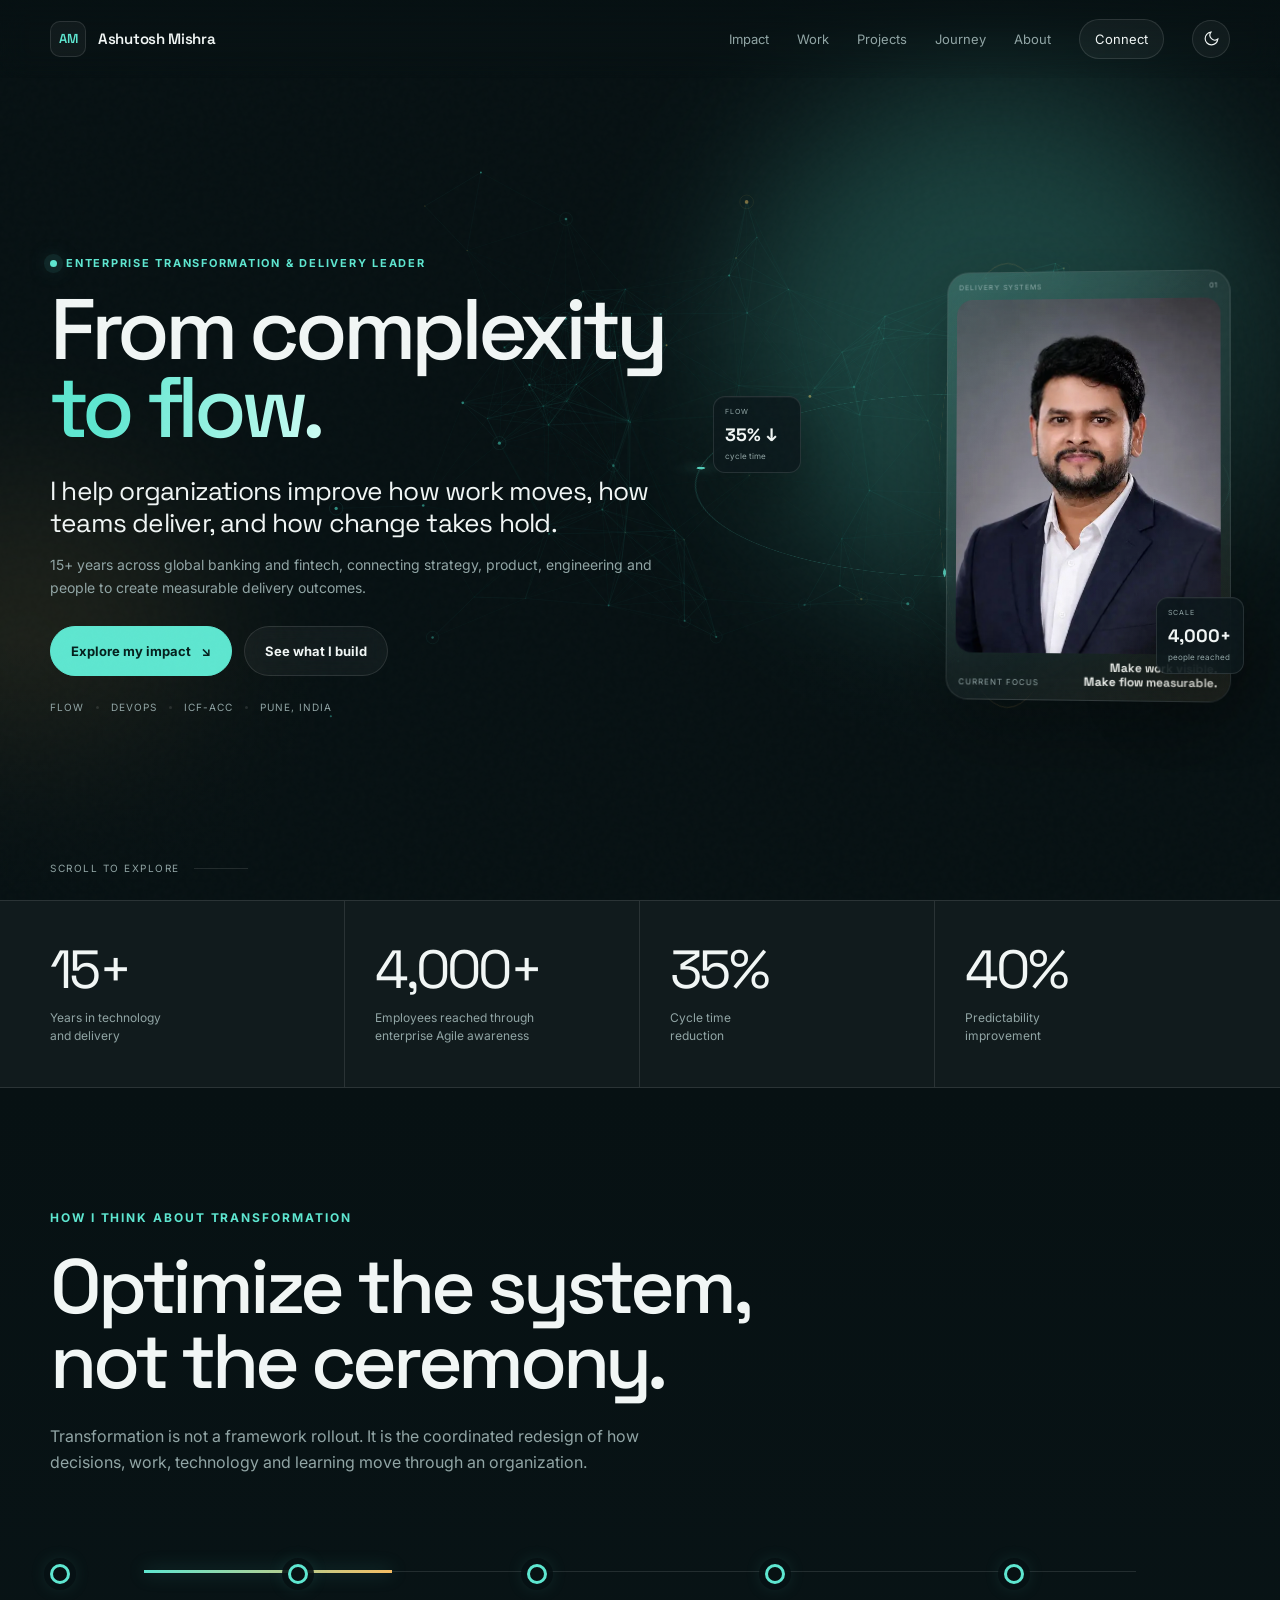
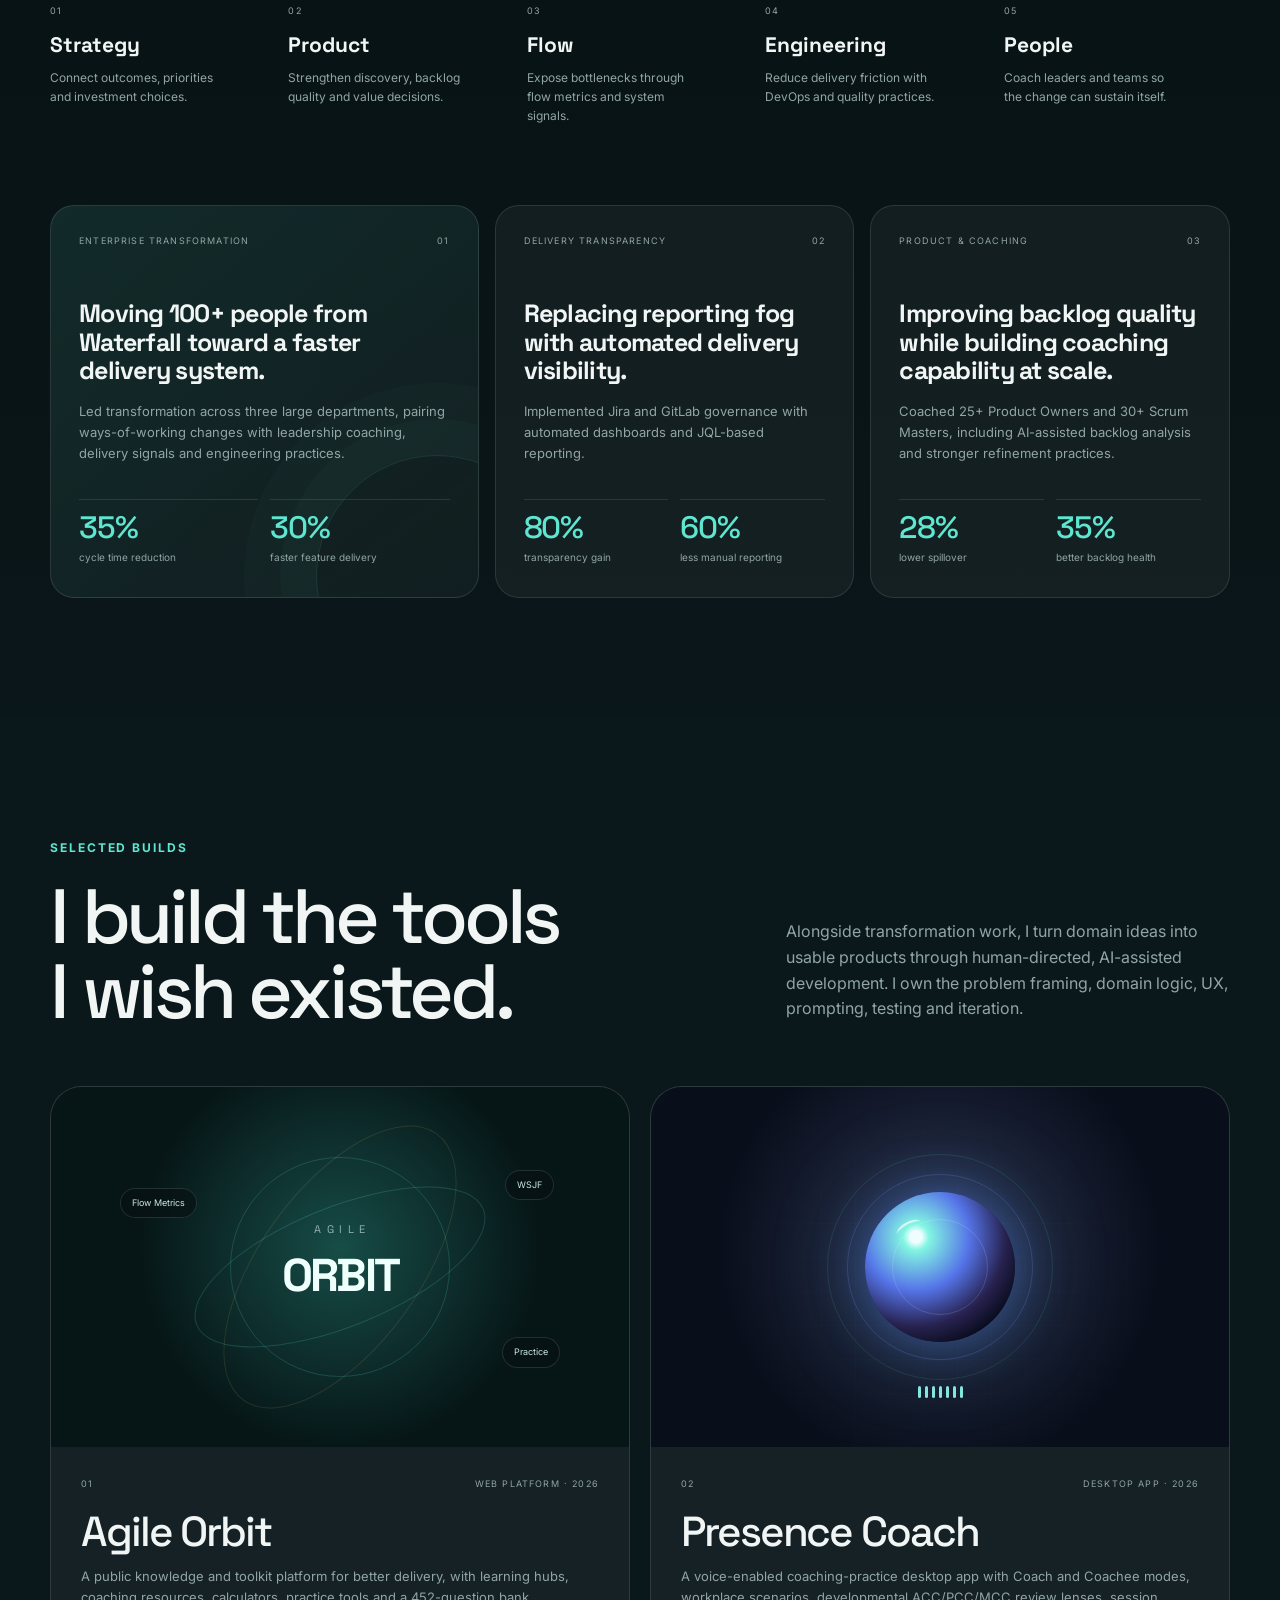
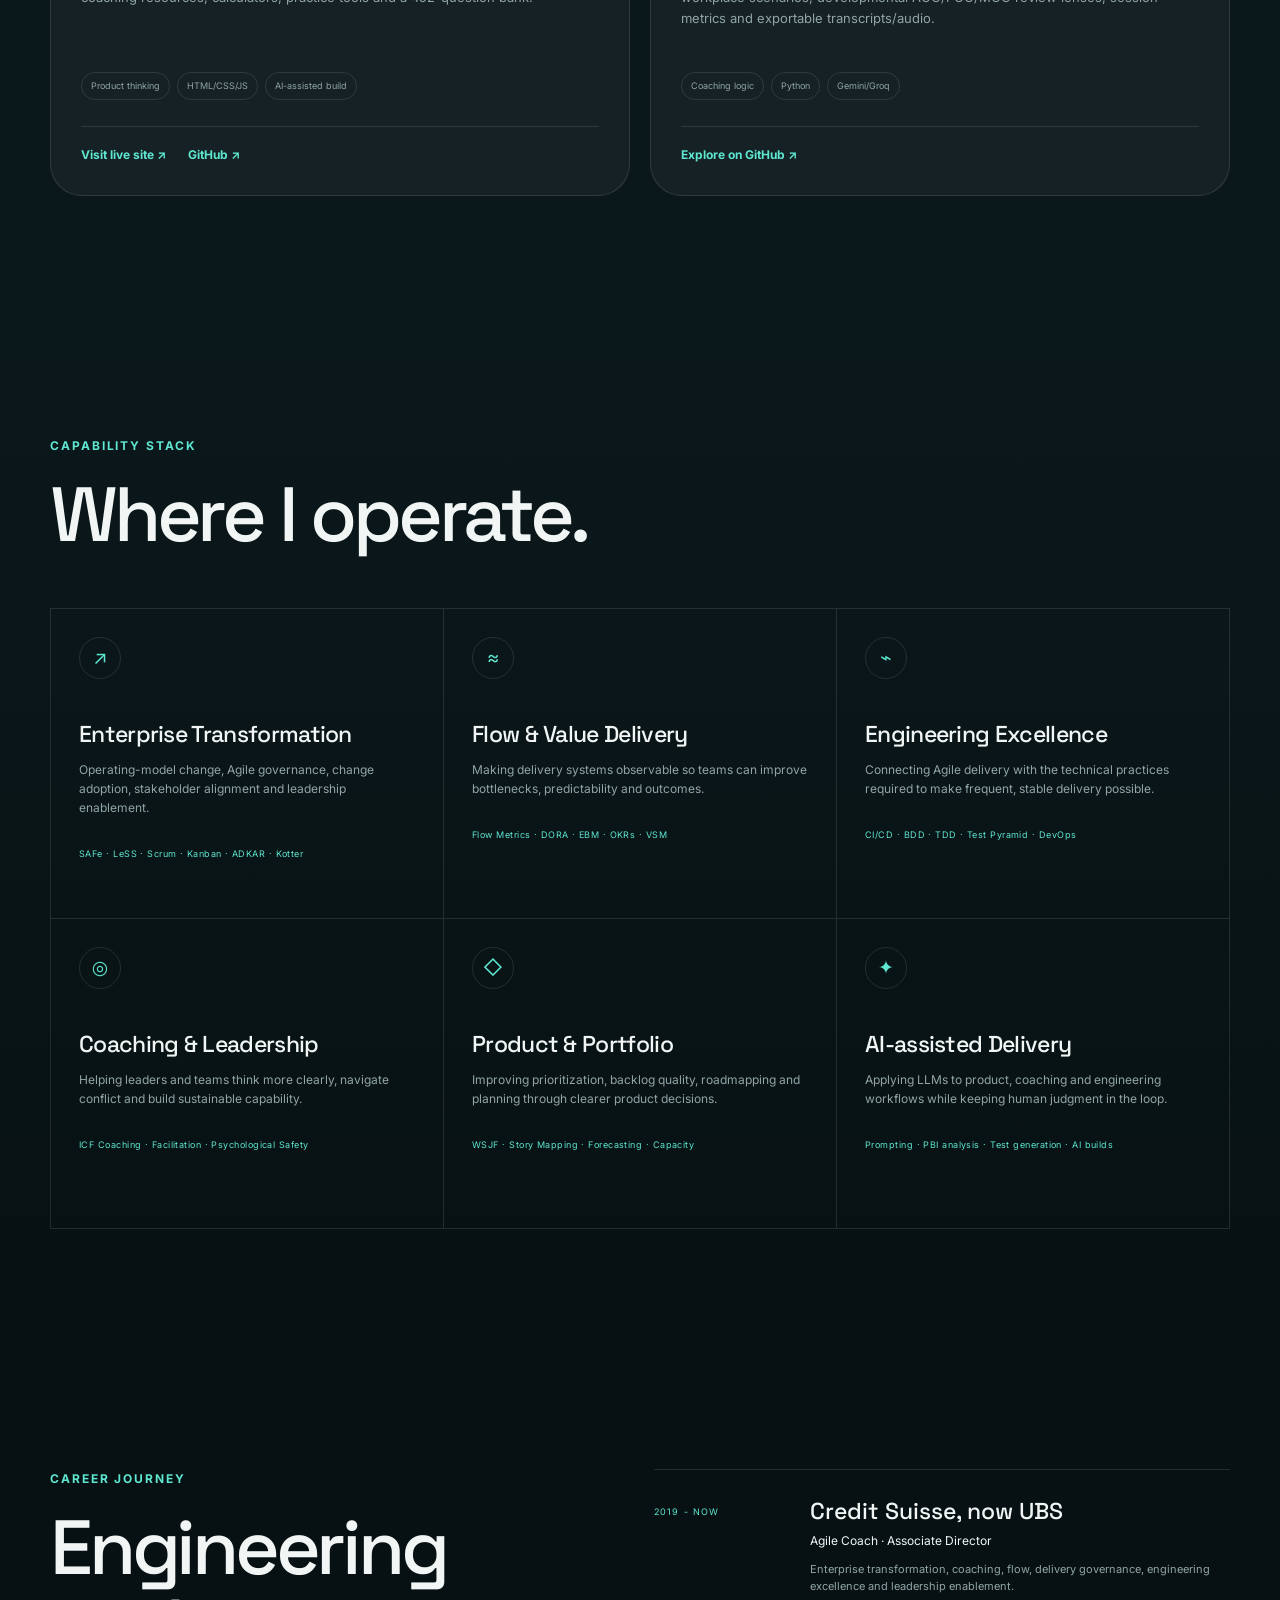
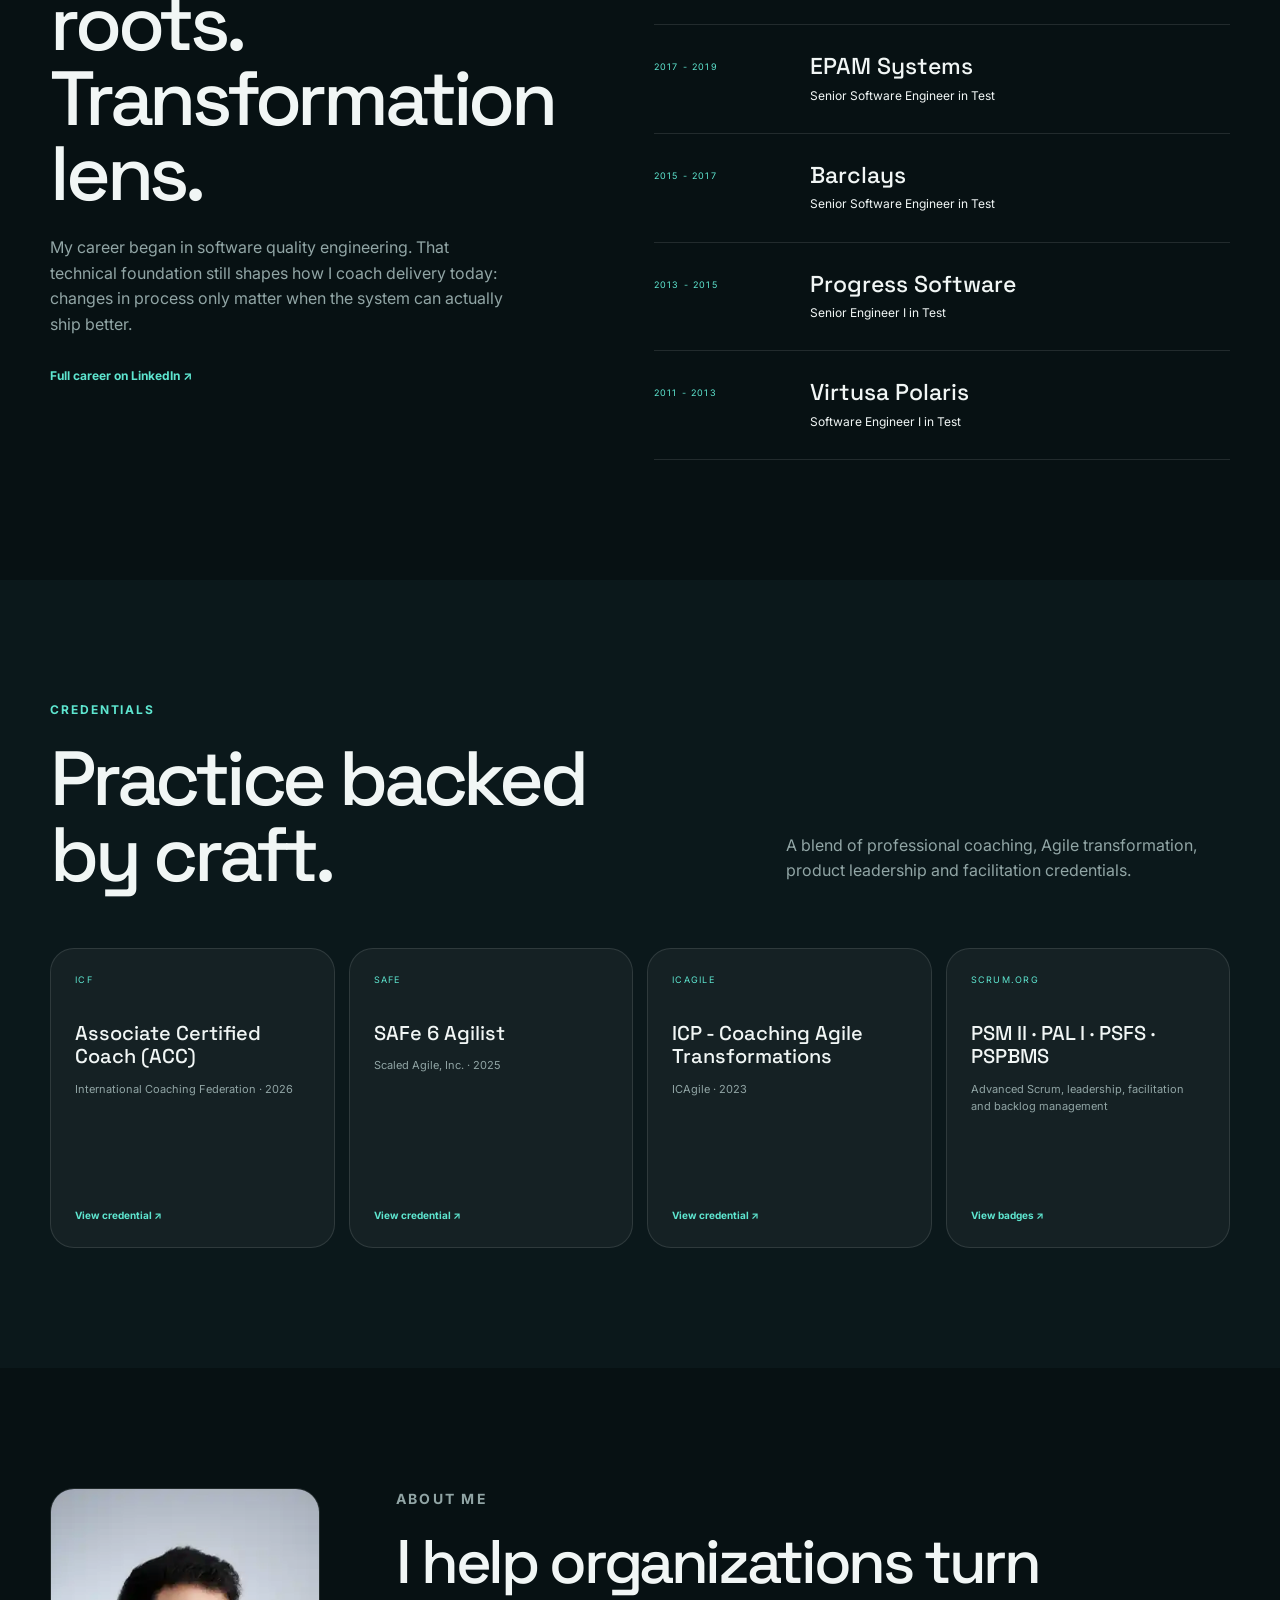
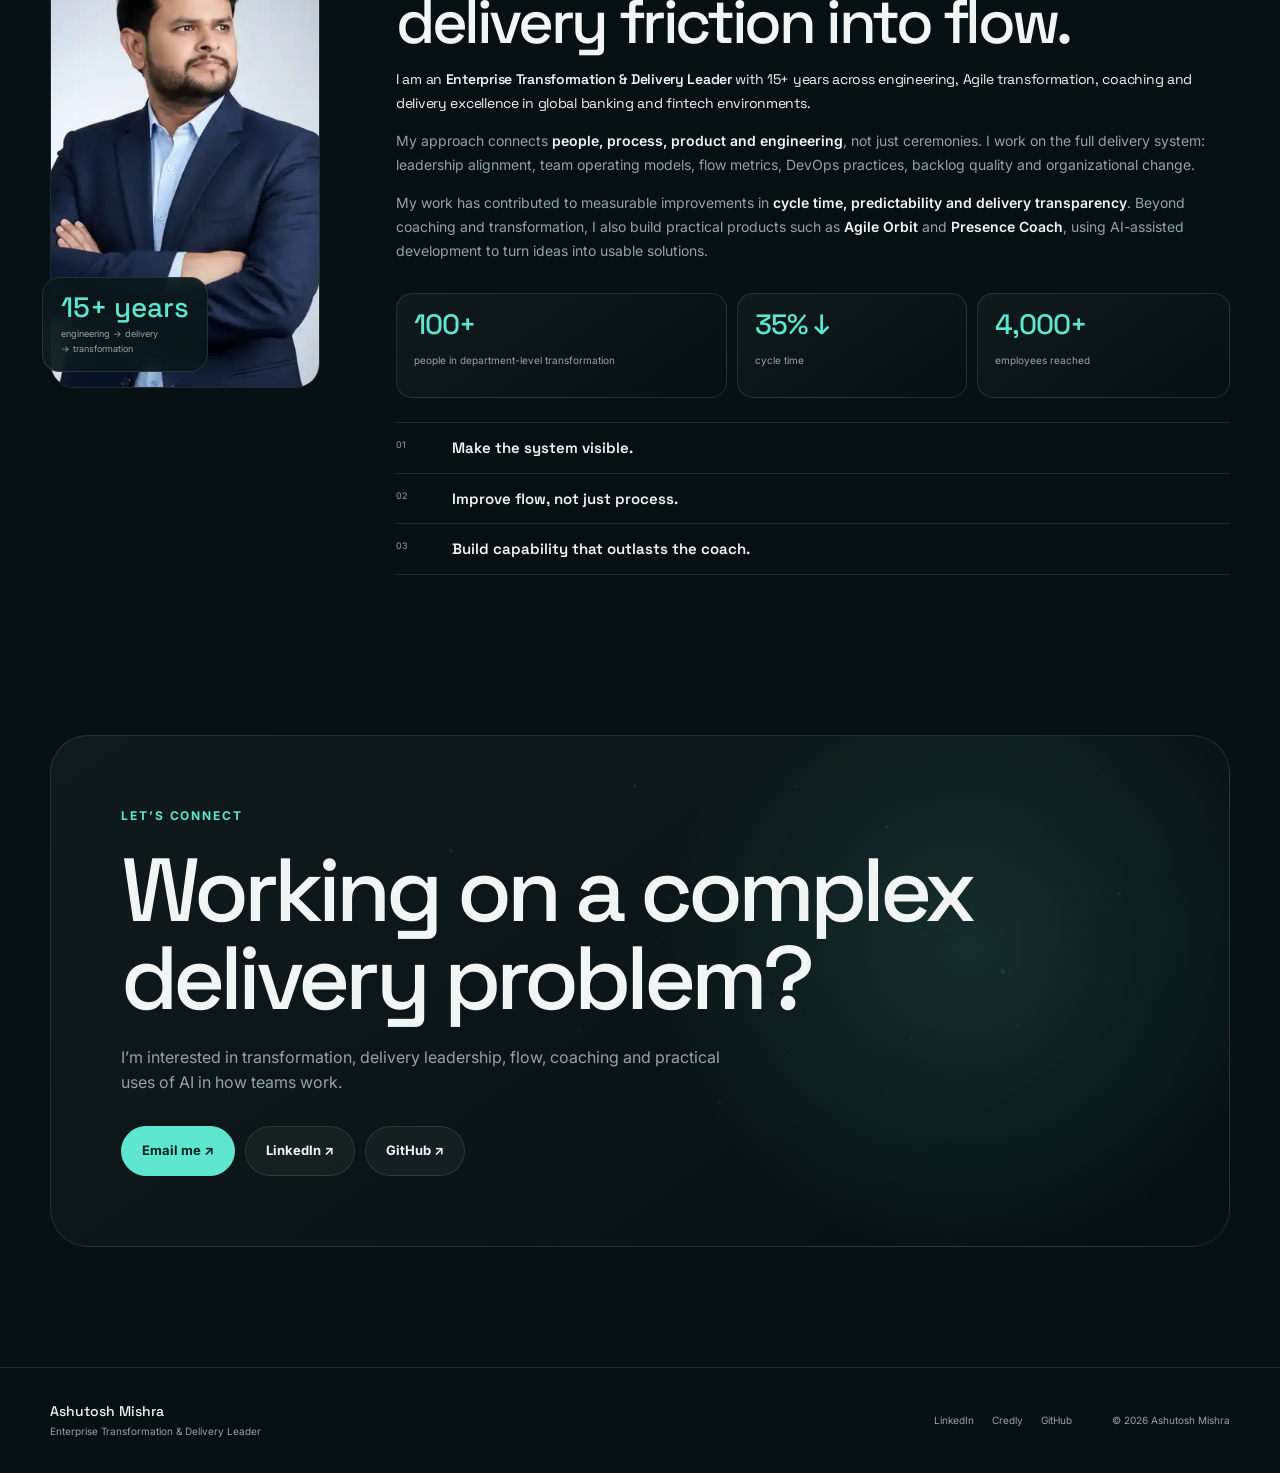
<file: index.html>
<!doctype html>
<html lang="en" data-theme="dark">
<head>
  <meta charset="utf-8" />
  <meta name="viewport" content="width=device-width, initial-scale=1" />
  <title>Ashutosh Mishra | Enterprise Transformation & Delivery Leader</title>
  <meta name="description" content="Portfolio of Ashutosh Mishra, an enterprise transformation and delivery leader with 15+ years across global banking and fintech, specializing in flow, DevOps, product and Agile coaching, and organizational change." />
  <meta name="theme-color" content="#081214" />
  <meta property="og:title" content="Ashutosh Mishra | Enterprise Transformation & Delivery Leader" />
  <meta property="og:description" content="Turning complex delivery systems into environments where work flows, teams learn, and outcomes improve." />
  <meta property="og:type" content="website" />
  <meta property="og:url" content="https://agilecoach-ashutosh.github.io/ashutosh-mishra-portfolio/" />
  <meta property="og:image" content="https://agilecoach-ashutosh.github.io/ashutosh-mishra-portfolio/assets/profile-main.webp" />
  <meta name="twitter:card" content="summary_large_image" />
  <link rel="preconnect" href="https://fonts.googleapis.com" />
  <link rel="preconnect" href="https://fonts.gstatic.com" crossorigin />
  <link href="https://fonts.googleapis.com/css2?family=Inter:wght@400;500;600;700&family=Space+Grotesk:wght@400;500;600;700&display=swap" rel="stylesheet" />
  <link rel="icon" href="assets/favicon.svg" type="image/svg+xml" />
  <link rel="stylesheet" href="styles.css" />
</head>
<body>
  <a class="skip-link" href="#main">Skip to content</a>
  <div class="noise" aria-hidden="true"></div>
  <header class="site-header" id="top">
    <nav class="nav shell" aria-label="Primary navigation">
      <a class="brand" href="#top" aria-label="Ashutosh Mishra home">
        <span class="brand-mark">AM</span>
        <span class="brand-name">Ashutosh Mishra</span>
      </a>
      <button class="nav-toggle" aria-expanded="false" aria-controls="nav-links" aria-label="Open navigation">
        <span></span><span></span>
      </button>
      <div class="nav-links" id="nav-links">
        <a href="#impact">Impact</a>
        <a href="#work">Work</a>
        <a href="#projects">Projects</a>
        <a href="#journey">Journey</a>
        <a href="#about">About</a>
        <a class="nav-cta" href="#connect">Connect</a>
        <button class="theme-toggle" type="button" aria-label="Switch theme" title="Switch theme">
          <svg class="sun" viewBox="0 0 24 24" aria-hidden="true"><circle cx="12" cy="12" r="4"></circle><path d="M12 2v2M12 20v2M4.93 4.93l1.41 1.41M17.66 17.66l1.41 1.41M2 12h2M20 12h2M4.93 19.07l1.41-1.41M17.66 6.34l1.41-1.41"></path></svg>
          <svg class="moon" viewBox="0 0 24 24" aria-hidden="true"><path d="M21 12.79A9 9 0 1 1 11.21 3 7 7 0 0 0 21 12.79Z"></path></svg>
        </button>
      </div>
    </nav>
  </header>

  <main id="main">
    <section class="hero section-pad">
      <canvas id="flow-canvas" aria-hidden="true"></canvas>
      <div class="hero-glow hero-glow-one" aria-hidden="true"></div>
      <div class="hero-glow hero-glow-two" aria-hidden="true"></div>
      <div class="shell hero-grid">
        <div class="hero-copy reveal">
          <p class="eyebrow"><span class="status-dot"></span> Enterprise Transformation · Flow · DevOps · Coaching</p>
          <h1>From complexity<br /><span class="gradient-text">to flow.</span></h1>
          <p class="hero-lede">I help organizations improve how work moves, how teams deliver, and how change takes hold.</p>
          <p class="hero-support">15+ years across global banking and fintech, connecting strategy, product, engineering and people to create measurable delivery outcomes.</p>
          <div class="hero-actions">
            <a class="button button-primary" href="#impact">Explore my impact <span aria-hidden="true">↘</span></a>
            <a class="button button-ghost" href="#projects">See what I build</a>
          </div>
          <div class="hero-meta" aria-label="Professional highlights">
            <span>ICF-ACC</span><i></i><span>SAFe 6</span><i></i><span>Pune, India</span>
          </div>
        </div>

        <div class="hero-visual reveal reveal-delay-1" aria-label="Portrait of Ashutosh Mishra">
          <div class="orbit orbit-a" aria-hidden="true"></div>
          <div class="orbit orbit-b" aria-hidden="true"></div>
          <div class="portrait-frame">
            <div class="portrait-topline"><span>DELIVERY SYSTEMS</span><span>01</span></div>
            <img src="assets/profile-main.webp" alt="Ashutosh Mishra in a navy suit" width="1000" height="832" fetchpriority="high" />
            <div class="portrait-caption">
              <span class="mini-label">Current focus</span>
              <strong>Make work visible.<br />Make flow measurable.</strong>
            </div>
          </div>
          <div class="floating-tag tag-one"><span>FLOW</span><strong>35% ↓</strong><small>cycle time</small></div>
          <div class="floating-tag tag-two"><span>SCALE</span><strong>4,000+</strong><small>people reached</small></div>
        </div>
      </div>
      <div class="scroll-cue shell" aria-hidden="true"><span>Scroll to explore</span><div class="scroll-line"></div></div>
    </section>

    <section class="metric-strip" id="impact" aria-label="Impact metrics">
      <div class="shell metrics-grid">
        <article class="metric reveal"><span class="metric-value" data-count="15">15+</span><p>Years in technology<br />and delivery</p></article>
        <article class="metric reveal reveal-delay-1"><span class="metric-value" data-count="4000">4,000+</span><p>Employees reached through<br />enterprise Agile awareness</p></article>
        <article class="metric reveal reveal-delay-2"><span class="metric-value" data-count="35">35%</span><p>Cycle time<br />reduction</p></article>
        <article class="metric reveal reveal-delay-3"><span class="metric-value" data-count="40">40%</span><p>Predictability<br />improvement</p></article>
      </div>
    </section>

    <section class="section-pad systems" id="work">
      <div class="shell">
        <div class="section-heading reveal">
          <p class="eyebrow">How I think about transformation</p>
          <h2>Optimize the system,<br />not the ceremony.</h2>
          <p>Transformation is not a framework rollout. It is the coordinated redesign of how decisions, work, technology and learning move through an organization.</p>
        </div>

        <div class="system-map reveal">
          <div class="system-line" aria-hidden="true"><span></span></div>
          <article class="system-node"><span class="node-index">01</span><h3>Strategy</h3><p>Connect outcomes, priorities and investment choices.</p></article>
          <article class="system-node"><span class="node-index">02</span><h3>Product</h3><p>Strengthen discovery, backlog quality and value decisions.</p></article>
          <article class="system-node"><span class="node-index">03</span><h3>Flow</h3><p>Expose bottlenecks through flow metrics and system signals.</p></article>
          <article class="system-node"><span class="node-index">04</span><h3>Engineering</h3><p>Reduce delivery friction with DevOps and quality practices.</p></article>
          <article class="system-node"><span class="node-index">05</span><h3>People</h3><p>Coach leaders and teams so the change can sustain itself.</p></article>
        </div>

        <div class="case-grid">
          <article class="case-card case-featured reveal">
            <div class="case-top"><span>Enterprise transformation</span><span>01</span></div>
            <h3>Moving 100+ people from Waterfall toward a faster delivery system.</h3>
            <p>Led transformation across three large departments, pairing ways-of-working changes with leadership coaching, delivery signals and engineering practices.</p>
            <div class="case-results"><div><strong>35%</strong><span>cycle time reduction</span></div><div><strong>30%</strong><span>faster feature delivery</span></div></div>
          </article>
          <article class="case-card reveal reveal-delay-1">
            <div class="case-top"><span>Delivery transparency</span><span>02</span></div>
            <h3>Replacing reporting fog with automated delivery visibility.</h3>
            <p>Implemented Jira and GitLab governance with automated dashboards and JQL-based reporting.</p>
            <div class="case-results"><div><strong>80%</strong><span>transparency gain</span></div><div><strong>60%</strong><span>less manual reporting</span></div></div>
          </article>
          <article class="case-card reveal reveal-delay-2">
            <div class="case-top"><span>Product & coaching</span><span>03</span></div>
            <h3>Improving backlog quality while building coaching capability at scale.</h3>
            <p>Coached 25+ Product Owners and 30+ Scrum Masters, including AI-assisted backlog analysis and stronger refinement practices.</p>
            <div class="case-results"><div><strong>28%</strong><span>lower spillover</span></div><div><strong>35%</strong><span>better backlog health</span></div></div>
          </article>
        </div>
      </div>
    </section>

    <section class="section-pad projects" id="projects">
      <div class="shell">
        <div class="section-heading split-heading reveal">
          <div><p class="eyebrow">Selected builds</p><h2>I build the tools<br />I wish existed.</h2></div>
          <p>Alongside transformation work, I turn domain ideas into usable products through human-directed, AI-assisted development. I own the problem framing, domain logic, UX, prompting, testing and iteration.</p>
        </div>

        <div class="project-grid">
          <article class="project-card project-orbit reveal">
            <div class="project-visual" aria-hidden="true">
              <div class="orbit-logo"><span>AGILE</span><strong>ORBIT</strong></div>
              <div class="project-rings ring-1"></div><div class="project-rings ring-2"></div><div class="project-rings ring-3"></div>
              <div class="project-chip chip-a">Flow Metrics</div><div class="project-chip chip-b">WSJF</div><div class="project-chip chip-c">Practice</div>
            </div>
            <div class="project-body">
              <div class="project-kicker"><span>01</span><span>Web platform · 2026</span></div>
              <h3>Agile Orbit</h3>
              <p>A public knowledge and toolkit platform for better delivery, with learning hubs, coaching resources, calculators, practice tools and a 452-question bank.</p>
              <div class="project-tags"><span>Product thinking</span><span>HTML/CSS/JS</span><span>AI-assisted build</span></div>
              <div class="project-links">
                <a href="https://agilecoach-ashutosh.github.io/agile-orbit/" target="_blank" rel="noopener">Visit live site ↗</a>
                <a href="https://github.com/agilecoach-ashutosh/agile-orbit" target="_blank" rel="noopener">GitHub ↗</a>
              </div>
            </div>
          </article>

          <article class="project-card project-presence reveal reveal-delay-1">
            <div class="project-visual presence-visual" aria-hidden="true">
              <div class="presence-grid"></div>
              <div class="presence-orb"><span></span><i></i></div>
              <div class="voice-wave"><b></b><b></b><b></b><b></b><b></b><b></b><b></b></div>
            </div>
            <div class="project-body">
              <div class="project-kicker"><span>02</span><span>Desktop app · 2026</span></div>
              <h3>Presence Coach</h3>
              <p>A voice-enabled coaching-practice desktop app with Coach and Coachee modes, workplace scenarios, developmental ACC/PCC/MCC review lenses, session metrics and exportable transcripts/audio.</p>
              <div class="project-tags"><span>Coaching logic</span><span>Python</span><span>Gemini/Groq</span></div>
              <div class="project-links">
                <a href="https://github.com/agilecoach-ashutosh/executive-coach-app" target="_blank" rel="noopener">Explore on GitHub ↗</a>
              </div>
            </div>
          </article>
        </div>
      </div>
    </section>

    <section class="section-pad capabilities" id="capabilities">
      <div class="shell">
        <div class="section-heading reveal"><p class="eyebrow">Capability stack</p><h2>Where I operate.</h2></div>
        <div class="cap-grid">
          <article class="cap-card reveal"><span class="cap-icon">↗</span><h3>Enterprise Transformation</h3><p>Operating-model change, Agile governance, change adoption, stakeholder alignment and leadership enablement.</p><div class="cap-tags">SAFe · LeSS · Scrum · Kanban · ADKAR · Kotter</div></article>
          <article class="cap-card reveal reveal-delay-1"><span class="cap-icon">≈</span><h3>Flow & Value Delivery</h3><p>Making delivery systems observable so teams can improve bottlenecks, predictability and outcomes.</p><div class="cap-tags">Flow Metrics · DORA · EBM · OKRs · VSM</div></article>
          <article class="cap-card reveal reveal-delay-2"><span class="cap-icon">⌁</span><h3>Engineering Excellence</h3><p>Connecting Agile delivery with the technical practices required to make frequent, stable delivery possible.</p><div class="cap-tags">CI/CD · BDD · TDD · Test Pyramid · DevOps</div></article>
          <article class="cap-card reveal"><span class="cap-icon">◎</span><h3>Coaching & Leadership</h3><p>Helping leaders and teams think more clearly, navigate conflict and build sustainable capability.</p><div class="cap-tags">ICF Coaching · Facilitation · Psychological Safety</div></article>
          <article class="cap-card reveal reveal-delay-1"><span class="cap-icon">◇</span><h3>Product & Portfolio</h3><p>Improving prioritization, backlog quality, roadmapping and planning through clearer product decisions.</p><div class="cap-tags">WSJF · Story Mapping · Forecasting · Capacity</div></article>
          <article class="cap-card reveal reveal-delay-2"><span class="cap-icon">✦</span><h3>AI-assisted Delivery</h3><p>Applying LLMs to product, coaching and engineering workflows while keeping human judgment in the loop.</p><div class="cap-tags">Prompting · PBI analysis · Test generation · AI builds</div></article>
        </div>
      </div>
    </section>

    <section class="section-pad journey" id="journey">
      <div class="shell journey-grid">
        <div class="journey-intro reveal">
          <p class="eyebrow">Career journey</p>
          <h2>Engineering roots.<br />Transformation lens.</h2>
          <p>My career began in software quality engineering. That technical foundation still shapes how I coach delivery today: changes in process only matter when the system can actually ship better.</p>
          <a class="text-link" href="https://www.linkedin.com/in/ashutosh-mishra-1089/" target="_blank" rel="noopener">Full career on LinkedIn ↗</a>
        </div>
        <div class="timeline">
          <article class="timeline-item reveal"><span class="timeline-year">2019 - NOW</span><div><h3>Credit Suisse, now UBS</h3><p>Agile Coach · Associate Director</p><small>Enterprise transformation, coaching, flow, delivery governance, engineering excellence and leadership enablement.</small></div></article>
          <article class="timeline-item reveal"><span class="timeline-year">2017 - 2019</span><div><h3>EPAM Systems</h3><p>Senior Software Engineer in Test</p></div></article>
          <article class="timeline-item reveal"><span class="timeline-year">2015 - 2017</span><div><h3>Barclays</h3><p>Senior Software Engineer in Test</p></div></article>
          <article class="timeline-item reveal"><span class="timeline-year">2013 - 2015</span><div><h3>Progress Software</h3><p>Senior Engineer I in Test</p></div></article>
          <article class="timeline-item reveal"><span class="timeline-year">2011 - 2013</span><div><h3>Virtusa Polaris</h3><p>Software Engineer I in Test</p></div></article>
        </div>
      </div>
    </section>

    <section class="section-pad credentials" id="credentials">
      <div class="shell">
        <div class="section-heading split-heading reveal">
          <div><p class="eyebrow">Credentials</p><h2>Practice backed<br />by craft.</h2></div>
          <p>A blend of professional coaching, Agile transformation, product leadership and facilitation credentials.</p>
        </div>
        <div class="credential-grid">
          <a class="credential-card reveal" href="https://www.credly.com/users/ashutosh.mishra.agile.coach/badges#credly" target="_blank" rel="noopener"><span>ICF</span><h3>Associate Certified Coach (ACC)</h3><p>International Coaching Federation · 2026</p><b>View credential ↗</b></a>
          <a class="credential-card reveal reveal-delay-1" href="https://www.credly.com/users/ashutosh.mishra.agile.coach/badges#credly" target="_blank" rel="noopener"><span>SAFe</span><h3>SAFe 6 Agilist</h3><p>Scaled Agile, Inc. · 2025</p><b>View credential ↗</b></a>
          <a class="credential-card reveal reveal-delay-2" href="https://www.credly.com/users/ashutosh.mishra.agile.coach/badges#credly" target="_blank" rel="noopener"><span>ICAgile</span><h3>ICP - Coaching Agile Transformations</h3><p>ICAgile · 2023</p><b>View credential ↗</b></a>
          <a class="credential-card reveal reveal-delay-3" href="https://www.credly.com/users/ashutosh.mishra.agile.coach/badges#credly" target="_blank" rel="noopener"><span>Scrum.org</span><h3>PSM II · PAL I · PSFS · PSPBMS</h3><p>Advanced Scrum, leadership, facilitation and backlog management</p><b>View badges ↗</b></a>
        </div>
      </div>
    </section>

    <section class="section-pad about" id="about">
      <div class="shell about-grid">
        <div class="about-image reveal">
          <img src="assets/profile-editorial.webp" alt="Ashutosh Mishra standing with arms crossed in a navy suit" width="1127" height="1200" loading="lazy" />
          <div class="about-image-label"><span>15+ years</span><small>engineering → delivery<br />→ transformation</small></div>
        </div>
        <div class="about-copy reveal reveal-delay-1">
          <p class="eyebrow">About me</p>
          <h2>I help organizations turn delivery friction into flow.</h2>
          <p class="about-lede">I am an <strong>Enterprise Transformation &amp; Delivery Leader</strong> with 15+ years across engineering, Agile transformation, coaching and delivery excellence in global banking and fintech environments.</p>
          <p>My approach connects <strong>people, process, product and engineering</strong>, not just ceremonies. I work on the full delivery system: leadership alignment, team operating models, flow metrics, DevOps practices, backlog quality and organizational change.</p>
          <p>My work has contributed to measurable improvements in <strong>cycle time, predictability and delivery transparency</strong>. Beyond coaching and transformation, I also build practical products such as <strong>Agile Orbit</strong> and <strong>Presence Coach</strong>, using AI-assisted development to turn ideas into usable solutions.</p>

          <div class="about-proof" aria-label="Selected impact">
            <div><strong>100+</strong><span>people in department-level transformation</span></div>
            <div><strong>35% ↓</strong><span>cycle time</span></div>
            <div><strong>4,000+</strong><span>employees reached</span></div>
          </div>

          <div class="principles">
            <div><span>01</span><strong>Make the system visible.</strong></div>
            <div><span>02</span><strong>Improve flow, not just process.</strong></div>
            <div><span>03</span><strong>Build capability that outlasts the coach.</strong></div>
          </div>
        </div>
      </div>
    </section>

    <section class="connect section-pad" id="connect">
      <div class="shell connect-card reveal">
        <canvas id="connect-canvas" aria-hidden="true"></canvas>
        <p class="eyebrow">Let’s connect</p>
        <h2>Working on a complex<br />delivery problem?</h2>
        <p>I’m interested in transformation, delivery leadership, flow, coaching and practical uses of AI in how teams work.</p>
        <div class="connect-actions">
          <a class="button button-primary" href="mailto:agilecoach.ashutosh@gmail.com">Email me ↗</a>
          <a class="button button-ghost" href="https://www.linkedin.com/in/ashutosh-mishra-1089/" target="_blank" rel="noopener">LinkedIn ↗</a>
          <a class="button button-ghost" href="https://github.com/agilecoach-ashutosh" target="_blank" rel="noopener">GitHub ↗</a>
        </div>
      </div>
    </section>
  </main>

  <footer class="footer">
    <div class="shell footer-inner">
      <div><strong>Ashutosh Mishra</strong><span>Enterprise Transformation & Delivery Leader</span></div>
      <div class="footer-links"><a href="https://www.linkedin.com/in/ashutosh-mishra-1089/" target="_blank" rel="noopener">LinkedIn</a><a href="https://www.credly.com/users/ashutosh.mishra.agile.coach/badges#credly" target="_blank" rel="noopener">Credly</a><a href="https://github.com/agilecoach-ashutosh" target="_blank" rel="noopener">GitHub</a></div>
      <span class="footer-copy">© <span id="year"></span> Ashutosh Mishra</span>
    </div>
  </footer>
  <script src="main.js" defer></script>
</body>
</html>
</file>
<file: styles.css>
:root {
  --bg: #071113;
  --bg-elev: #0b181b;
  --surface: rgba(255,255,255,.045);
  --surface-strong: rgba(255,255,255,.075);
  --text: #f1f6f5;
  --muted: #91a5a5;
  --line: rgba(255,255,255,.11);
  --teal: #5ee6d0;
  --teal-strong: #29c9b3;
  --amber: #f4bd63;
  --deep-teal: #123b3a;
  --shadow: 0 30px 80px rgba(0,0,0,.35);
  --radius-xl: 32px;
  --radius-lg: 24px;
  --radius-md: 16px;
  --shell: min(1180px, calc(100% - 48px));
  --header-h: 78px;
}

html[data-theme="light"] {
  --bg: #f4f7f6;
  --bg-elev: #ffffff;
  --surface: rgba(2,36,39,.045);
  --surface-strong: rgba(2,36,39,.075);
  --text: #0b2021;
  --muted: #607172;
  --line: rgba(2,36,39,.12);
  --teal: #0c8d7d;
  --teal-strong: #08796c;
  --amber: #a86707;
  --deep-teal: #d9eeea;
  --shadow: 0 30px 80px rgba(20,45,45,.12);
}

* { box-sizing: border-box; }
html { scroll-behavior: smooth; }
body { margin:0; background:var(--bg); color:var(--text); font-family:"Inter",system-ui,sans-serif; line-height:1.6; overflow-x:hidden; }
a { color:inherit; text-decoration:none; }
img { display:block; max-width:100%; }
button, input, textarea, select { font:inherit; }
::selection { background:rgba(94,230,208,.28); color:var(--text); }

.skip-link { position:fixed; top:8px; left:8px; z-index:9999; padding:10px 14px; background:var(--text); color:var(--bg); transform:translateY(-140%); border-radius:8px; }
.skip-link:focus { transform:translateY(0); }
.noise { position:fixed; inset:0; pointer-events:none; opacity:.028; z-index:90; background-image:url("data:image/svg+xml,%3Csvg viewBox='0 0 180 180' xmlns='http://www.w3.org/2000/svg'%3E%3Cfilter id='n'%3E%3CfeTurbulence type='fractalNoise' baseFrequency='.9' numOctaves='4' stitchTiles='stitch'/%3E%3C/filter%3E%3Crect width='100%25' height='100%25' filter='url(%23n)' opacity='.65'/%3E%3C/svg%3E"); }
.shell { width:var(--shell); margin-inline:auto; }
.section-pad { padding:120px 0; position:relative; }

.site-header { position:fixed; inset:0 0 auto; z-index:100; height:var(--header-h); background:linear-gradient(to bottom, rgba(7,17,19,.82), rgba(7,17,19,.28), transparent); backdrop-filter:blur(14px); -webkit-backdrop-filter:blur(14px); transition:background .3s,border .3s; }
html[data-theme="light"] .site-header { background:linear-gradient(to bottom, rgba(244,247,246,.93), rgba(244,247,246,.72), transparent); }
.site-header.scrolled { border-bottom:1px solid var(--line); background:color-mix(in srgb, var(--bg) 86%, transparent); }
.nav { height:100%; display:flex; align-items:center; justify-content:space-between; }
.brand { display:flex; align-items:center; gap:12px; font-family:"Space Grotesk",sans-serif; font-weight:600; }
.brand-mark { display:grid; place-items:center; width:36px; height:36px; border:1px solid var(--line); border-radius:10px; color:var(--teal); font-size:13px; background:var(--surface); }
.brand-name { font-size:15px; letter-spacing:-.02em; }
.nav-links { display:flex; align-items:center; gap:28px; font-size:13px; color:var(--muted); }
.nav-links>a { transition:color .2s; }
.nav-links>a:hover { color:var(--text); }
.nav-cta { color:var(--text)!important; border:1px solid var(--line); border-radius:999px; padding:9px 15px; background:var(--surface); }
.theme-toggle { width:38px; height:38px; border-radius:50%; border:1px solid var(--line); background:var(--surface); color:var(--text); display:grid; place-items:center; cursor:pointer; }
.theme-toggle svg { width:17px; fill:none; stroke:currentColor; stroke-width:1.6; }
.theme-toggle .sun { display:none; }
html[data-theme="light"] .theme-toggle .sun { display:block; }
html[data-theme="light"] .theme-toggle .moon { display:none; }
.nav-toggle { display:none; background:transparent; border:0; width:42px; height:42px; color:var(--text); }
.nav-toggle span { display:block; width:22px; height:1px; background:currentColor; margin:6px auto; }

.hero { min-height:100svh; padding-top:150px; padding-bottom:70px; display:flex; align-items:center; overflow:hidden; }
#flow-canvas { position:absolute; inset:0; width:100%; height:100%; opacity:.64; pointer-events:none; }
.hero::after { content:""; position:absolute; inset:auto 0 0; height:260px; background:linear-gradient(transparent,var(--bg)); pointer-events:none; }
.hero-glow { position:absolute; border-radius:50%; filter:blur(80px); opacity:.18; pointer-events:none; }
.hero-glow-one { width:520px; height:520px; background:var(--teal); right:5%; top:12%; }
.hero-glow-two { width:360px; height:360px; background:var(--amber); left:-12%; bottom:8%; opacity:.09; }
.hero-grid { display:grid; grid-template-columns:1.02fr .98fr; gap:70px; align-items:center; position:relative; z-index:2; }
.eyebrow { margin:0 0 22px; color:var(--teal); font-size:12px; font-weight:700; text-transform:uppercase; letter-spacing:.16em; display:flex; align-items:center; gap:9px; }
.status-dot { width:7px; height:7px; border-radius:50%; background:var(--teal); box-shadow:0 0 0 6px rgba(94,230,208,.08),0 0 20px rgba(94,230,208,.55); }
.hero h1, .section-heading h2, .journey-intro h2, .about-copy h2, .connect-card h2 { font-family:"Space Grotesk",sans-serif; letter-spacing:-.055em; margin:0; font-weight:500; line-height:.98; }
.hero h1 { font-size:clamp(68px,8.2vw,132px); }
.gradient-text { background:linear-gradient(105deg,var(--teal) 10%,#d9fff7 48%,var(--amber) 95%); -webkit-background-clip:text; background-clip:text; color:transparent; }
html[data-theme="light"] .gradient-text { background:linear-gradient(105deg,#08796c,#0d5f59 58%,#9b5b00); -webkit-background-clip:text; background-clip:text; }
.hero-lede { font-family:"Space Grotesk",sans-serif; font-size:clamp(22px,2.35vw,34px); line-height:1.25; letter-spacing:-.03em; max-width:720px; margin:34px 0 14px; }
.hero-support { color:var(--muted); max-width:650px; font-size:16px; margin:0; }
.hero-actions { display:flex; gap:12px; flex-wrap:wrap; margin-top:34px; }
.button { display:inline-flex; align-items:center; justify-content:center; gap:10px; min-height:50px; padding:0 20px; border-radius:999px; border:1px solid var(--line); font-size:13px; font-weight:700; transition:transform .2s,background .2s,border .2s; }
.button:hover { transform:translateY(-2px); }
.button-primary { background:var(--teal); border-color:var(--teal); color:#05201d; }
html[data-theme="light"] .button-primary { color:#fff; }
.button-ghost { background:var(--surface); backdrop-filter:blur(10px); }
.button-ghost:hover { background:var(--surface-strong); }
.hero-meta { display:flex; align-items:center; gap:12px; color:var(--muted); font-size:12px; margin-top:30px; text-transform:uppercase; letter-spacing:.1em; }
.hero-meta i { width:3px; height:3px; border-radius:50%; background:var(--line); }
.hero-visual { position:relative; min-height:620px; display:flex; align-items:center; justify-content:center; }
.portrait-frame { position:relative; width:min(470px,88%); border:1px solid var(--line); border-radius:var(--radius-xl); padding:14px; background:linear-gradient(145deg,rgba(255,255,255,.08),rgba(255,255,255,.02)); box-shadow:var(--shadow); backdrop-filter:blur(10px); overflow:hidden; transform:perspective(1200px) rotateY(-5deg) rotateX(2deg); transition:transform .4s ease; }
.hero-visual:hover .portrait-frame { transform:perspective(1200px) rotateY(-1deg) rotateX(0deg) translateY(-4px); }
.portrait-frame::before { content:""; position:absolute; inset:0; background:linear-gradient(135deg,rgba(94,230,208,.13),transparent 35%,transparent 65%,rgba(244,189,99,.08)); pointer-events:none; z-index:2; }
.portrait-frame img { width:100%; aspect-ratio:1/1.05; object-fit:cover; object-position:center top; border-radius:22px; filter:saturate(.86) contrast(1.03); }
.portrait-topline { display:flex; justify-content:space-between; font-size:9px; letter-spacing:.14em; color:var(--muted); padding:1px 4px 11px; }
.portrait-caption { display:flex; justify-content:space-between; align-items:flex-end; gap:20px; padding:14px 6px 3px; }
.portrait-caption strong { font-family:"Space Grotesk",sans-serif; font-size:17px; line-height:1.15; text-align:right; }
.mini-label { font-size:10px; color:var(--muted); text-transform:uppercase; letter-spacing:.12em; }
.orbit { position:absolute; border:1px solid rgba(94,230,208,.22); border-radius:50%; pointer-events:none; }
.orbit-a { width:590px; height:590px; transform:rotateX(70deg) rotateZ(12deg); }
.orbit-b { width:480px; height:480px; border-color:rgba(244,189,99,.15); transform:rotateY(72deg) rotateZ(-22deg); }
.orbit::after { content:""; position:absolute; width:8px; height:8px; border-radius:50%; background:var(--teal); box-shadow:0 0 22px var(--teal); top:50%; left:-4px; }
.floating-tag { position:absolute; z-index:5; min-width:116px; padding:14px 16px; background:color-mix(in srgb,var(--bg-elev) 83%,transparent); border:1px solid var(--line); border-radius:16px; backdrop-filter:blur(16px); box-shadow:var(--shadow); }
.floating-tag span { display:block; color:var(--muted); font-size:8px; letter-spacing:.15em; }
.floating-tag strong { display:block; font-family:"Space Grotesk",sans-serif; font-size:24px; margin:4px 0 0; }
.floating-tag small { display:block; color:var(--muted); font-size:10px; }
.tag-one { left:-8px; top:31%; animation:float 5.5s ease-in-out infinite; }
.tag-two { right:-12px; bottom:20%; animation:float 6s ease-in-out -1.8s infinite; }
@keyframes float { 0%,100%{transform:translateY(0)} 50%{transform:translateY(-10px)} }
.scroll-cue { position:absolute; bottom:24px; left:50%; transform:translateX(-50%); z-index:3; display:flex; align-items:center; gap:14px; color:var(--muted); font-size:10px; text-transform:uppercase; letter-spacing:.15em; }
.scroll-line { width:54px; height:1px; background:var(--line); overflow:hidden; position:relative; }
.scroll-line::after { content:""; position:absolute; inset:0; background:var(--teal); transform:translateX(-100%); animation:scan 2s ease-in-out infinite; }
@keyframes scan { 50%,100%{transform:translateX(100%)} }

.metric-strip { border-top:1px solid var(--line); border-bottom:1px solid var(--line); background:var(--surface); position:relative; z-index:3; }
.metrics-grid { display:grid; grid-template-columns:repeat(4,1fr); }
.metric { padding:42px 30px; border-right:1px solid var(--line); }
.metric:first-child { padding-left:0; }
.metric:last-child { border-right:0; }
.metric-value { display:block; font-family:"Space Grotesk",sans-serif; font-size:clamp(42px,4.2vw,66px); line-height:1; letter-spacing:-.05em; color:var(--text); }
.metric p { margin:12px 0 0; color:var(--muted); font-size:12px; line-height:1.5; }

.section-heading { max-width:800px; margin-bottom:56px; }
.section-heading h2, .journey-intro h2, .about-copy h2, .connect-card h2 { font-size:clamp(50px,6vw,88px); }
.section-heading>p:last-child { max-width:650px; color:var(--muted); font-size:16px; margin:25px 0 0; }
.split-heading { max-width:none; display:grid; grid-template-columns:1.2fr .8fr; gap:70px; align-items:end; }
.split-heading>p:last-child { margin:0 0 8px; }

.systems { background:linear-gradient(180deg,var(--bg),color-mix(in srgb,var(--bg-elev) 70%,var(--bg))); }
.system-map { position:relative; display:grid; grid-template-columns:repeat(5,1fr); gap:12px; margin:70px 0 80px; }
.system-line { position:absolute; left:8%; right:8%; top:25px; height:1px; background:var(--line); z-index:0; }
.system-line span { position:absolute; left:0; top:-1px; height:3px; width:25%; background:linear-gradient(90deg,var(--teal),var(--amber)); box-shadow:0 0 18px rgba(94,230,208,.35); animation:flowline 5s ease-in-out infinite; }
@keyframes flowline { 0%{left:0;width:14%} 50%{left:70%;width:22%} 100%{left:0;width:14%} }
.system-node { position:relative; z-index:1; padding-top:50px; }
.system-node::before { content:""; position:absolute; top:18px; left:0; width:14px; height:14px; border-radius:50%; background:var(--bg); border:3px solid var(--teal); box-shadow:0 0 0 6px color-mix(in srgb,var(--bg) 90%,transparent),0 0 20px rgba(94,230,208,.25); }
.node-index { color:var(--muted); font-size:9px; letter-spacing:.14em; }
.system-node h3 { font-family:"Space Grotesk"; font-size:21px; margin:7px 0 6px; }
.system-node p { color:var(--muted); font-size:12px; margin:0; max-width:180px; }
.case-grid { display:grid; grid-template-columns:1.12fr .94fr .94fr; gap:16px; }
.case-card { min-height:390px; border:1px solid var(--line); border-radius:var(--radius-lg); padding:28px; background:var(--surface); display:flex; flex-direction:column; overflow:hidden; position:relative; transition:transform .25s,border .25s,background .25s; }
.case-card:hover { transform:translateY(-5px); border-color:rgba(94,230,208,.35); background:var(--surface-strong); }
.case-featured { background:linear-gradient(145deg,rgba(94,230,208,.11),rgba(255,255,255,.035)); }
.case-featured::after { content:""; width:240px; height:240px; border:1px solid rgba(94,230,208,.13); border-radius:50%; position:absolute; right:-80px; bottom:-100px; box-shadow:0 0 0 36px rgba(94,230,208,.025),0 0 0 72px rgba(94,230,208,.018); }
.case-top { display:flex; justify-content:space-between; font-size:9px; color:var(--muted); letter-spacing:.13em; text-transform:uppercase; }
.case-card h3 { font-family:"Space Grotesk"; font-size:25px; line-height:1.15; letter-spacing:-.03em; margin:50px 0 16px; max-width:420px; }
.case-card>p { color:var(--muted); font-size:13px; margin:0; }
.case-results { display:grid; grid-template-columns:1fr 1fr; gap:12px; margin-top:auto; padding-top:36px; position:relative; z-index:2; }
.case-results>div { border-top:1px solid var(--line); padding-top:12px; }
.case-results strong { display:block; color:var(--teal); font:500 31px/1 "Space Grotesk"; letter-spacing:-.04em; }
.case-results span { color:var(--muted); font-size:10px; }

.projects { background:var(--bg-elev); }
.project-grid { display:grid; grid-template-columns:1fr 1fr; gap:20px; }
.project-card { border:1px solid var(--line); border-radius:var(--radius-xl); background:var(--surface); overflow:hidden; transition:transform .3s,border .3s; }
.project-card:hover { transform:translateY(-6px); border-color:rgba(94,230,208,.3); }
.project-visual { height:360px; position:relative; overflow:hidden; background:radial-gradient(circle at 50% 45%,rgba(24,112,100,.55),rgba(6,21,22,.98) 58%); display:grid; place-items:center; }
.orbit-logo { text-align:center; font-family:"Space Grotesk"; position:relative; z-index:3; color:#effffb; }
.orbit-logo span { display:block; font-size:11px; letter-spacing:.5em; margin-right:-.5em; opacity:.58; }
.orbit-logo strong { font-size:46px; letter-spacing:-.06em; }
.project-rings { position:absolute; border:1px solid rgba(94,230,208,.18); border-radius:50%; }
.ring-1 { width:220px;height:220px;animation:spin 16s linear infinite; }
.ring-2 { width:310px;height:120px; transform:rotate(-22deg); animation:pulseRing 5s ease-in-out infinite; }
.ring-3 { width:160px;height:330px; transform:rotate(36deg); border-color:rgba(244,189,99,.13); animation:pulseRing 6s ease-in-out -2s infinite; }
@keyframes spin { to{transform:rotate(360deg)} }
@keyframes pulseRing { 50%{opacity:.35;transform:scale(1.05) rotate(-15deg)} }
.project-chip { position:absolute; z-index:4; font-size:9px; color:#cce8e3; border:1px solid rgba(255,255,255,.12); background:rgba(7,17,19,.62); backdrop-filter:blur(8px); border-radius:999px; padding:7px 11px; }
.chip-a{left:12%;top:28%}.chip-b{right:13%;top:23%}.chip-c{right:12%;bottom:22%}
.presence-visual { background:radial-gradient(circle at 50% 45%,rgba(74,72,139,.45),rgba(8,14,26,.98) 63%); }
.presence-grid { position:absolute; inset:0; opacity:.16; background-image:linear-gradient(rgba(255,255,255,.12) 1px,transparent 1px),linear-gradient(90deg,rgba(255,255,255,.12) 1px,transparent 1px); background-size:34px 34px; mask-image:radial-gradient(circle,#000,transparent 74%); }
.presence-orb { width:150px;height:150px;border-radius:50%;position:relative;background:radial-gradient(circle at 34% 30%,#effdff 0 4%,#82f5e2 9%,#5574e8 37%,#27224f 62%,#0a0d20 78%);box-shadow:0 0 50px rgba(75,120,234,.5),0 0 110px rgba(94,230,208,.18);animation:orbreathe 4.5s ease-in-out infinite; }
.presence-orb::before,.presence-orb::after { content:"";position:absolute;inset:-18px;border:1px solid rgba(113,144,255,.22);border-radius:50%;animation:spin 13s linear infinite; }
.presence-orb::after { inset:-38px;border-color:rgba(94,230,208,.12);animation-direction:reverse;animation-duration:19s; }
.presence-orb span { position:absolute;width:26px;height:12px;border-radius:50%;border-top:2px solid rgba(255,255,255,.85);transform:rotate(-28deg);left:31px;top:30px;filter:blur(.2px); }
.presence-orb i { position:absolute;inset:18%;border-radius:50%;border:1px solid rgba(255,255,255,.14); }
@keyframes orbreathe { 50%{transform:scale(1.04);box-shadow:0 0 65px rgba(75,120,234,.55),0 0 130px rgba(94,230,208,.2)} }
.voice-wave { position:absolute; bottom:38px; display:flex; gap:4px; align-items:center; height:34px; }
.voice-wave b { width:3px;height:12px;background:#83e5dc;border-radius:9px;animation:wave 1.2s ease-in-out infinite; }
.voice-wave b:nth-child(2n){animation-delay:-.5s}.voice-wave b:nth-child(3n){animation-delay:-.8s}
@keyframes wave { 50%{height:30px;opacity:.55} }
.project-body { padding:30px; }
.project-kicker { display:flex; justify-content:space-between; color:var(--muted); font-size:9px; letter-spacing:.13em; text-transform:uppercase; }
.project-body h3 { font:500 42px/1 "Space Grotesk"; letter-spacing:-.05em; margin:20px 0 13px; }
.project-body>p { color:var(--muted); font-size:13px; min-height:84px; }
.project-tags { display:flex; flex-wrap:wrap; gap:7px; margin:22px 0 26px; }
.project-tags span { border:1px solid var(--line); border-radius:999px; padding:6px 9px; font-size:9px; color:var(--muted); }
.project-links { display:flex; gap:22px; border-top:1px solid var(--line); padding-top:18px; }
.project-links a,.text-link { font-size:12px; font-weight:700; color:var(--teal); }

.capabilities { background:linear-gradient(180deg,var(--bg-elev),var(--bg)); }
.cap-grid { display:grid; grid-template-columns:repeat(3,1fr); border-top:1px solid var(--line); border-left:1px solid var(--line); }
.cap-card { min-height:310px; padding:28px; border-right:1px solid var(--line); border-bottom:1px solid var(--line); transition:background .25s; }
.cap-card:hover { background:var(--surface); }
.cap-icon { display:grid; place-items:center; width:42px; height:42px; border:1px solid var(--line); border-radius:50%; color:var(--teal); font-size:19px; }
.cap-card h3 { font:500 23px/1.15 "Space Grotesk"; letter-spacing:-.03em; margin:42px 0 12px; }
.cap-card p { font-size:12px; color:var(--muted); margin:0; }
.cap-tags { color:var(--teal); font-size:9px; letter-spacing:.05em; margin-top:30px; }

.journey { background:var(--bg); }
.journey-grid { display:grid; grid-template-columns:.85fr 1.15fr; gap:100px; align-items:start; }
.journey-intro { position:sticky; top:130px; }
.journey-intro p:not(.eyebrow) { color:var(--muted); max-width:460px; margin:24px 0; }
.timeline { border-top:1px solid var(--line); }
.timeline-item { display:grid; grid-template-columns:130px 1fr; gap:26px; padding:28px 0; border-bottom:1px solid var(--line); }
.timeline-year { font-size:9px; color:var(--teal); letter-spacing:.13em; padding-top:7px; }
.timeline-item h3 { font:500 23px/1.2 "Space Grotesk"; margin:0 0 5px; }
.timeline-item p { color:var(--text); margin:0; font-size:12px; }
.timeline-item small { display:block; color:var(--muted); margin-top:11px; font-size:11px; }

.credentials { background:var(--bg-elev); }
.credential-grid { display:grid; grid-template-columns:repeat(4,1fr); gap:14px; }
.credential-card { min-height:300px; border:1px solid var(--line); border-radius:var(--radius-lg); padding:24px; background:var(--surface); display:flex; flex-direction:column; transition:transform .25s,border .25s; }
.credential-card:hover { transform:translateY(-4px); border-color:rgba(94,230,208,.32); }
.credential-card>span { font-size:9px; color:var(--teal); text-transform:uppercase; letter-spacing:.14em; }
.credential-card h3 { font:500 20px/1.16 "Space Grotesk"; margin:35px 0 12px; }
.credential-card p { color:var(--muted); font-size:11px; margin:0; }
.credential-card b { color:var(--teal); font-size:10px; margin-top:auto; padding-top:30px; }

.about { overflow:hidden; }
.about-grid { display:grid; grid-template-columns:.88fr 1.12fr; gap:90px; align-items:center; }
.about-image { position:relative; }
.about-image::before { content:"";position:absolute;inset:8% -8% -8% 10%;border:1px solid var(--line);border-radius:var(--radius-xl);transform:rotate(3deg); }
.about-image img { position:relative; border-radius:var(--radius-xl); aspect-ratio:.88; object-fit:cover; object-position:center 18%; border:1px solid var(--line); filter:saturate(.8) contrast(1.02); }
.about-image-label { position:absolute; left:-22px; bottom:28px; background:color-mix(in srgb,var(--bg-elev) 90%,transparent); border:1px solid var(--line); border-radius:18px; padding:15px 18px; backdrop-filter:blur(16px); }
.about-image-label span { display:block; font:500 28px/1 "Space Grotesk"; color:var(--teal); }
.about-image-label small { display:block; color:var(--muted); font-size:9px; margin-top:6px; }
.about-lede { font:400 22px/1.35 "Space Grotesk"; letter-spacing:-.02em; color:var(--text)!important; }
.about-copy>p { color:var(--muted); font-size:14px; }
.principles { margin-top:32px; border-top:1px solid var(--line); }
.principles>div { display:grid; grid-template-columns:42px 1fr; gap:14px; border-bottom:1px solid var(--line); padding:15px 0; }
.principles span { color:var(--muted); font-size:9px; }
.principles strong { font:500 15px/1.3 "Space Grotesk"; }

.connect { padding-top:40px; }
.connect-card { min-height:500px; border:1px solid var(--line); border-radius:38px; padding:70px; display:flex; flex-direction:column; justify-content:center; align-items:flex-start; background:radial-gradient(circle at 78% 42%,rgba(94,230,208,.12),transparent 32%),linear-gradient(145deg,var(--surface),transparent); overflow:hidden; position:relative; }
#connect-canvas { position:absolute; inset:0; width:100%; height:100%; opacity:.35; pointer-events:none; }
.connect-card>*:not(canvas) { position:relative; z-index:2; }
.connect-card h2 { font-size:clamp(52px,7vw,96px); }
.connect-card>p:not(.eyebrow) { color:var(--muted); max-width:610px; margin:22px 0 30px; }
.connect-actions { display:flex; flex-wrap:wrap; gap:10px; }

.footer { padding:34px 0; border-top:1px solid var(--line); }
.footer-inner { display:grid; grid-template-columns:1fr auto auto; gap:40px; align-items:center; color:var(--muted); font-size:10px; }
.footer-inner>div:first-child { display:flex; flex-direction:column; gap:3px; }
.footer-inner strong { color:var(--text); font:500 14px "Space Grotesk"; }
.footer-links { display:flex; gap:18px; }
.footer-links a:hover { color:var(--text); }

.reveal { opacity:0; transform:translateY(26px); transition:opacity .75s cubic-bezier(.2,.75,.3,1),transform .75s cubic-bezier(.2,.75,.3,1); }
.reveal.in-view { opacity:1; transform:none; }
.reveal-delay-1 { transition-delay:.08s; }.reveal-delay-2{transition-delay:.16s}.reveal-delay-3{transition-delay:.24s}

@media (max-width: 1050px) {
  :root { --shell:min(100% - 36px, 900px); }
  .hero-grid { grid-template-columns:1fr; gap:30px; }
  .hero { padding-top:140px; }
  .hero-copy { max-width:760px; }
  .hero-visual { min-height:560px; }
  .portrait-frame { width:min(520px,78%); }
  .metrics-grid { grid-template-columns:1fr 1fr; }
  .metric:nth-child(2){border-right:0}.metric:nth-child(-n+2){border-bottom:1px solid var(--line)}.metric:nth-child(3){padding-left:0}
  .system-map { grid-template-columns:1fr 1fr 1fr; row-gap:26px; }
  .system-line { display:none; }
  .system-node { border-top:1px solid var(--line); padding:28px 0 0; }
  .system-node::before { top:-7px; }
  .case-grid { grid-template-columns:1fr 1fr; }
  .case-featured { grid-column:1/-1; }
  .project-grid,.journey-grid,.about-grid { grid-template-columns:1fr; }
  .journey-intro { position:static; }
  .cap-grid { grid-template-columns:1fr 1fr; }
  .credential-grid { grid-template-columns:1fr 1fr; }
  .about-image { width:min(540px,90%); margin-inline:auto; }
  .split-heading { grid-template-columns:1fr; gap:20px; }
}

@media (max-width: 780px) {
  :root { --shell:calc(100% - 28px); --header-h:68px; }
  .section-pad { padding:88px 0; }
  .brand-name { display:none; }
  .nav-toggle { display:block; }
  .nav-links { position:absolute; top:calc(var(--header-h) - 2px); left:14px; right:14px; display:flex; flex-direction:column; align-items:stretch; gap:0; padding:10px; border:1px solid var(--line); border-radius:18px; background:color-mix(in srgb,var(--bg-elev) 96%,transparent); box-shadow:var(--shadow); backdrop-filter:blur(18px); opacity:0; transform:translateY(-8px) scale(.98); pointer-events:none; transition:.2s; }
  .nav-links.open { opacity:1; transform:none; pointer-events:auto; }
  .nav-links>a { padding:11px 12px; }
  .nav-cta { border-radius:12px; margin-top:5px; }
  .theme-toggle { position:absolute; top:13px; right:55px; }
  .hero { padding-top:110px; min-height:auto; }
  .hero h1 { font-size:clamp(58px,18vw,90px); }
  .hero-lede { font-size:22px; }
  .hero-visual { min-height:470px; }
  .portrait-frame { width:88%; transform:none; }
  .floating-tag { min-width:100px; padding:11px 13px; }
  .floating-tag strong { font-size:20px; }
  .tag-one { left:0; top:25%; }.tag-two{right:0;bottom:14%}
  .orbit-a { width:470px;height:470px }.orbit-b{width:390px;height:390px}
  .scroll-cue { display:none; }
  .metrics-grid { grid-template-columns:1fr 1fr; }
  .metric { padding:28px 16px; }
  .metric-value { font-size:42px; }
  .section-heading h2,.journey-intro h2,.about-copy h2,.connect-card h2 { font-size:clamp(43px,13vw,64px); }
  .system-map { grid-template-columns:1fr 1fr; }
  .case-grid,.project-grid,.cap-grid,.credential-grid { grid-template-columns:1fr; }
  .case-featured { grid-column:auto; }
  .case-card { min-height:360px; }
  .project-visual { height:310px; }
  .project-body>p { min-height:0; }
  .journey-grid { gap:55px; }
  .timeline-item { grid-template-columns:92px 1fr; gap:14px; }
  .about-grid { gap:56px; }
  .about-image { width:92%; }
  .connect-card { min-height:480px; padding:42px 24px; border-radius:26px; }
  .footer-inner { grid-template-columns:1fr; gap:18px; }
  .footer-copy { order:3; }
}

@media (max-width: 480px) {
  .hero-actions,.connect-actions { align-items:stretch; flex-direction:column; }
  .button { width:100%; }
  .hero-meta { font-size:9px; gap:8px; }
  .hero-visual { min-height:400px; }
  .portrait-frame { width:96%; }
  .portrait-caption strong { font-size:14px; }
  .orbit-a{width:390px;height:390px}.orbit-b{width:320px;height:320px}
  .metrics-grid { grid-template-columns:1fr; }
  .metric { padding:25px 0!important; border-right:0; border-bottom:1px solid var(--line); }
  .metric:last-child { border-bottom:0; }
  .system-map { grid-template-columns:1fr; }
  .case-results { grid-template-columns:1fr 1fr; }
  .project-body { padding:24px; }
  .project-body h3 { font-size:36px; }
  .timeline-item { grid-template-columns:1fr; }
  .about-image-label { left:-8px; }
}

@media (prefers-reduced-motion: reduce) {
  html { scroll-behavior:auto; }
  *,*::before,*::after { animation-duration:.01ms!important; animation-iteration-count:1!important; transition-duration:.01ms!important; }
  .reveal { opacity:1; transform:none; }
  #flow-canvas,#connect-canvas { display:none; }
}


/* Round 2: About section refinement */
.about-grid {
  grid-template-columns: minmax(270px, .66fr) minmax(0, 1.34fr);
  gap: 96px;
  align-items: center;
}
.about-image {
  width: min(360px, 100%);
  justify-self: center;
}
.about-image::before {
  inset: 7% -7% -7% 9%;
}
.about-image img {
  aspect-ratio: .84;
  object-fit: cover;
  object-position: center 14%;
  filter: saturate(.94) contrast(1.045);
}
.about-image-label {
  left: -12px;
  bottom: 22px;
}
.about-copy h2 {
  max-width: 760px;
  font-size: clamp(48px, 5vw, 76px);
}
.about-lede {
  max-width: 760px;
  font-size: clamp(19px, 1.85vw, 25px);
}
.about-copy > p:not(.eyebrow) {
  max-width: 780px;
  line-height: 1.72;
}
.about-copy strong {
  color: var(--text);
  font-weight: 600;
}
.about-proof {
  display: grid;
  grid-template-columns: 1.18fr .82fr .9fr;
  gap: 10px;
  margin: 30px 0 24px;
}
.about-proof > div {
  min-height: 105px;
  padding: 16px 17px;
  border: 1px solid var(--line);
  border-radius: 16px;
  background: linear-gradient(145deg, var(--surface), transparent);
}
.about-proof strong {
  display: block;
  color: var(--teal);
  font: 500 28px/1 "Space Grotesk", sans-serif;
  letter-spacing: -.04em;
  margin-bottom: 8px;
}
.about-proof span {
  color: var(--muted);
  font-size: 10px;
  line-height: 1.35;
}
.about .principles {
  margin-top: 22px;
}

@media (max-width: 1050px) {
  .about-grid { gap: 58px; }
  .about-image { width: min(340px, 82%); }
}
@media (max-width: 780px) {
  .about-grid { grid-template-columns: 1fr; gap: 50px; }
  .about-image { width: min(320px, 78vw); }
  .about-copy h2 { font-size: clamp(44px, 12vw, 62px); }
  .about-proof { grid-template-columns: 1fr 1fr; }
  .about-proof > div:first-child { grid-column: 1 / -1; }
}
@media (max-width: 480px) {
  .about-image { width: min(285px, 82vw); }
  .about-proof { grid-template-columns: 1fr; }
  .about-proof > div:first-child { grid-column: auto; }
}


/* Round 2 final: About portrait size correction */
.about-grid {
  grid-template-columns: 270px minmax(0, 1fr);
  gap: 76px;
  align-items: start;
}

.about-image {
  width: 270px;
  max-width: 270px;
  justify-self: start;
  align-self: start;
}

.about-image::before {
  display: none;
}

.about-image img {
  width: 100%;
  height: 500px;
  max-height: 500px;
  aspect-ratio: auto;
  object-fit: cover;
  object-position: center 14%;
  border-radius: 24px;
  filter: saturate(.98) contrast(1.045);
}

.about-image-label {
  left: -8px;
  bottom: 16px;
}

.about-copy {
  min-width: 0;
}

.about-copy h2 {
  max-width: 820px;
  font-size: clamp(48px, 4.8vw, 72px);
}

.about-copy > p:not(.eyebrow) {
  max-width: 820px;
  line-height: 1.72;
}

@media (max-width: 1050px) {
  .about-grid {
    grid-template-columns: 240px minmax(0, 1fr);
    gap: 54px;
  }

  .about-image {
    width: 240px;
    max-width: 240px;
  }

  .about-image img {
    height: 450px;
    max-height: 450px;
  }
}

@media (max-width: 780px) {
  .about-grid {
    grid-template-columns: 1fr;
    gap: 42px;
  }

  .about-image {
    width: min(260px, 72vw);
    max-width: min(260px, 72vw);
    justify-self: center;
  }

  .about-image img {
    height: 430px;
    max-height: 430px;
  }

  .about-copy h2 {
    font-size: clamp(44px, 12vw, 62px);
  }
}

@media (max-width: 480px) {
  .about-image {
    width: min(240px, 74vw);
    max-width: min(240px, 74vw);
  }

  .about-image img {
    height: 400px;
    max-height: 400px;
  }
}


/* Round 2 final: Hero portrait scale correction */
.hero-grid {
  grid-template-columns: 1.18fr .82fr;
  gap: 58px;
}

.hero-visual {
  min-height: 500px;
  align-items: center;
}

.portrait-frame {
  width: min(360px, 84%);
  padding: 11px;
  border-radius: 26px;
  transform: perspective(1200px) rotateY(-3deg) rotateX(1deg);
}

.hero-visual:hover .portrait-frame {
  transform: perspective(1200px) rotateY(-1deg) rotateX(0deg) translateY(-3px);
}

.portrait-frame img {
  width: 100%;
  aspect-ratio: 1 / 1.06;
  object-fit: cover;
  object-position: center top;
  border-radius: 18px;
  filter: saturate(.98) contrast(1.045);
}

.portrait-topline {
  padding: 0 3px 8px;
  font-size: 8px;
}

.portrait-caption {
  padding: 11px 4px 1px;
}

.portrait-caption strong {
  font-size: 14px;
}

.orbit-a {
  width: 455px;
  height: 455px;
}

.orbit-b {
  width: 375px;
  height: 375px;
}

.floating-tag {
  min-width: 102px;
  padding: 11px 13px;
  border-radius: 14px;
}

.floating-tag strong {
  font-size: 20px;
}

.floating-tag small {
  font-size: 9px;
}

.tag-one {
  left: 1px;
  top: 34%;
}

.tag-two {
  right: 2px;
  bottom: 17%;
}

@media (max-width: 1180px) and (min-width: 1051px) {
  .hero-grid {
    grid-template-columns: 1.14fr .86fr;
    gap: 42px;
  }

  .hero-visual {
    min-height: 470px;
  }

  .portrait-frame {
    width: min(335px, 86%);
  }

  .orbit-a {
    width: 425px;
    height: 425px;
  }

  .orbit-b {
    width: 350px;
    height: 350px;
  }
}

@media (max-width: 1050px) {
  .hero-grid {
    grid-template-columns: 1fr;
  }

  .hero-visual {
    min-height: 460px;
  }

  .portrait-frame {
    width: min(370px, 72%);
  }
}

@media (max-width: 780px) {
  .hero-visual {
    min-height: 410px;
  }

  .portrait-frame {
    width: min(330px, 78vw);
  }

  .orbit-a {
    width: 410px;
    height: 410px;
  }

  .orbit-b {
    width: 340px;
    height: 340px;
  }

  .tag-one {
    left: 2px;
    top: 31%;
  }

  .tag-two {
    right: 2px;
    bottom: 13%;
  }
}

@media (max-width: 480px) {
  .hero-visual {
    min-height: 365px;
  }

  .portrait-frame {
    width: min(300px, 80vw);
  }

  .orbit-a {
    width: 360px;
    height: 360px;
  }

  .orbit-b {
    width: 300px;
    height: 300px;
  }
}


/* Round 3: compact executive hero portrait */
.hero-grid {
  grid-template-columns: minmax(0, 1.34fr) minmax(250px, .66fr);
  gap: 72px;
}

.hero-visual {
  min-height: 390px;
  justify-content: flex-end;
}

.portrait-frame {
  width: 285px;
  max-width: 285px;
  padding: 9px;
  border-radius: 22px;
  transform: perspective(1200px) rotateY(-2deg) rotateX(.5deg);
}

.hero-visual:hover .portrait-frame {
  transform: perspective(1200px) rotateY(0deg) rotateX(0deg) translateY(-2px);
}

.portrait-frame img {
  width: 100%;
  height: 355px;
  aspect-ratio: auto;
  object-fit: cover;
  object-position: center 6%;
  border-radius: 16px;
  filter: saturate(1) contrast(1.05);
}

.portrait-topline {
  padding: 0 2px 7px;
  font-size: 7px;
}

.portrait-caption {
  padding: 8px 3px 1px;
}

.portrait-caption .mini-label {
  font-size: 8px;
}

.portrait-caption strong {
  font-size: 12px;
}

.orbit-a {
  width: 350px;
  height: 350px;
}

.orbit-b {
  width: 295px;
  height: 295px;
}

.floating-tag {
  min-width: 88px;
  padding: 9px 11px;
  border-radius: 12px;
}

.floating-tag strong {
  font-size: 18px;
}

.floating-tag span {
  font-size: 7px;
}

.floating-tag small {
  font-size: 8px;
}

.tag-one {
  left: 8px;
  top: 35%;
}

.tag-two {
  right: -4px;
  bottom: 14%;
}

@media (max-width: 1180px) and (min-width: 1051px) {
  .hero-grid {
    grid-template-columns: minmax(0, 1.28fr) minmax(240px, .72fr);
    gap: 52px;
  }

  .portrait-frame {
    width: 270px;
    max-width: 270px;
  }

  .portrait-frame img {
    height: 335px;
  }

  .hero-visual {
    min-height: 370px;
  }

  .orbit-a {
    width: 330px;
    height: 330px;
  }

  .orbit-b {
    width: 278px;
    height: 278px;
  }
}

@media (max-width: 1050px) {
  .hero-grid {
    grid-template-columns: 1fr;
    gap: 24px;
  }

  .hero-visual {
    min-height: 360px;
    justify-content: center;
  }

  .portrait-frame {
    width: 285px;
    max-width: 285px;
  }

  .portrait-frame img {
    height: 355px;
  }
}

@media (max-width: 780px) {
  .hero-visual {
    min-height: 330px;
  }

  .portrait-frame {
    width: 255px;
    max-width: 255px;
  }

  .portrait-frame img {
    height: 315px;
  }

  .orbit-a {
    width: 305px;
    height: 305px;
  }

  .orbit-b {
    width: 255px;
    height: 255px;
  }
}

@media (max-width: 480px) {
  .hero-visual {
    min-height: 300px;
  }

  .portrait-frame {
    width: 230px;
    max-width: 230px;
  }

  .portrait-frame img {
    height: 285px;
  }

  .orbit-a {
    width: 280px;
    height: 280px;
  }

  .orbit-b {
    width: 235px;
    height: 235px;
  }
}
</file>
